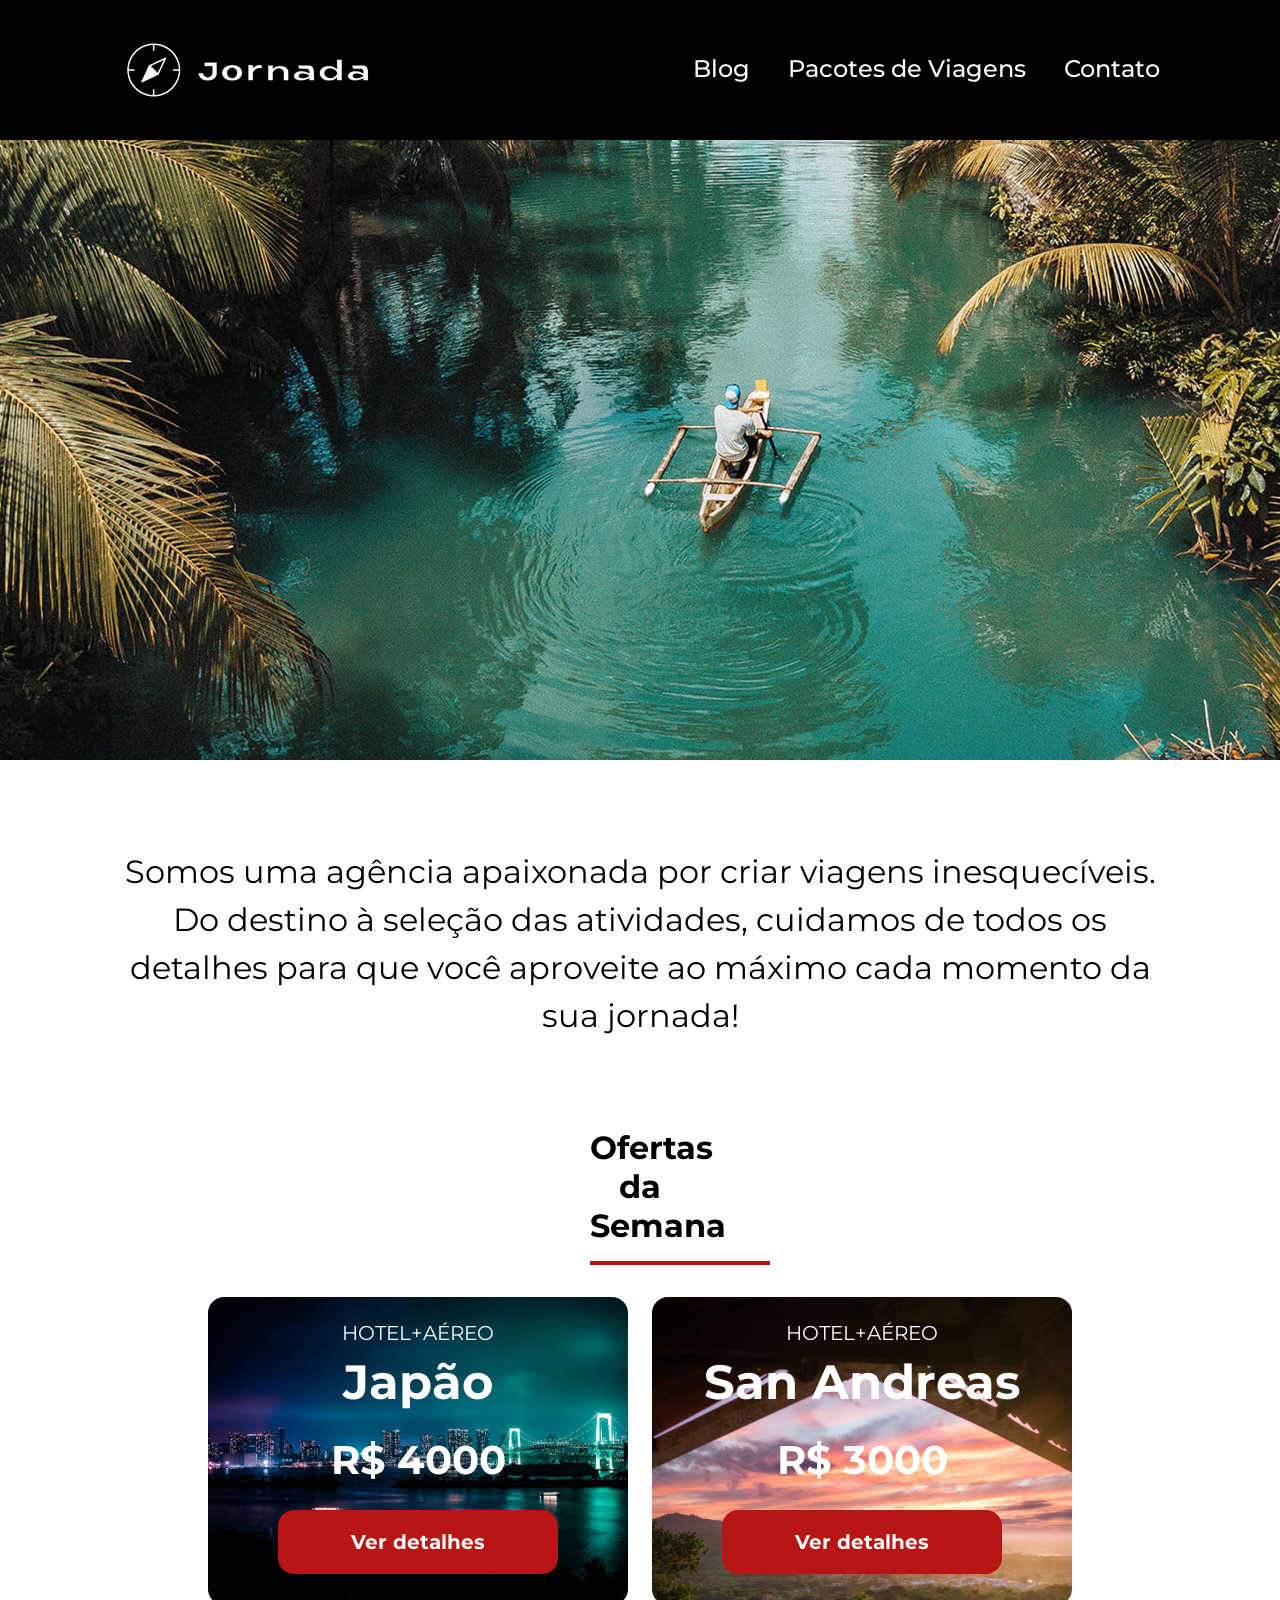
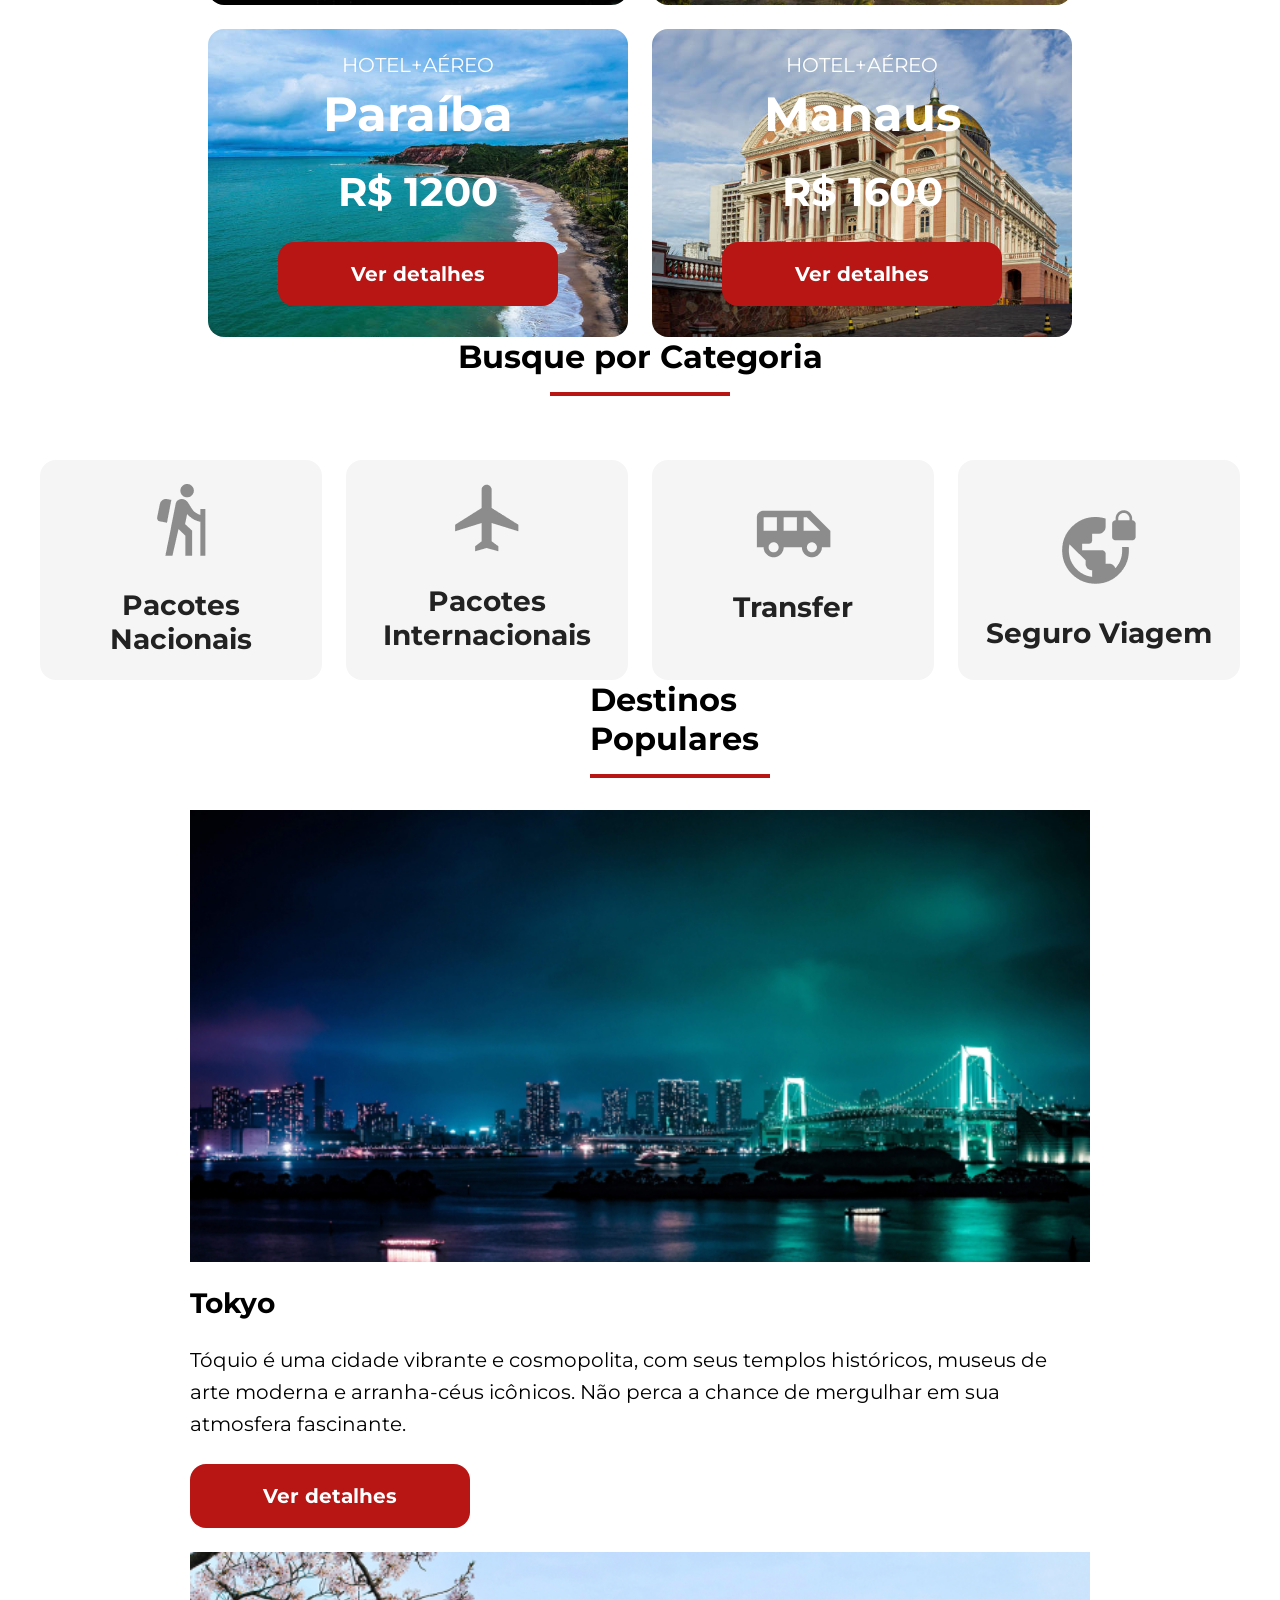
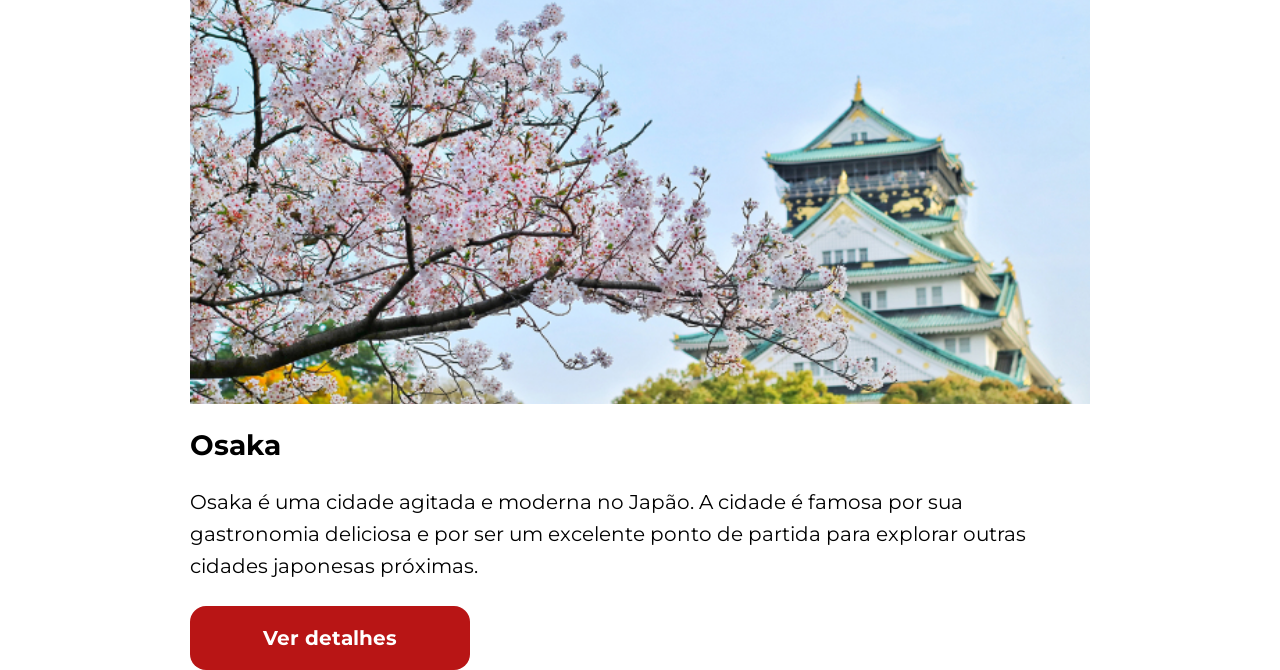
<file: index.html>
<!doctype html>
<html lang="pt-BR">
  <head>
    <meta charset="UTF-8" />
    <meta name="viewport" content="width=device-width, initial-scale=1.0" />
    <link rel="stylesheet" href="CSS/style.css" />
    <title>Jornada Viagens</title>
  </head>
  <body>
    <header class="main-header">
      <a class="logo" href="index.html">
        <title>Voltar para a página inicial</title>
        <img
          class="img-mobile"
          src="img/bussola-branca.png"
          alt="Logo do site Jornada Viagens na cor branca"
        />
        <img
          class="img-desktop"
          src="img/bussola-texto-jornada-branca.png"
          alt="Logo do site Jornada Viagens na cor branca"
        />
      </a>
      <div class="navigation-menu">
        <label for="menu">
          <img src="img/menu.png" alt="Menu" />
        </label>
        <input type="checkbox" name="" id="menu" hidden />
        <nav>
          <ul class="list-link">
            <li>
              <a href="blog.html" target="_blank" title="Acessar Blog">Blog</a>
            </li>
            <li>
              <a
                href="pacotes.html"
                target="_blank"
                title="Acessar Pacotes de Viagens"
                >Pacotes de Viagens</a
              >
            </li>
            <li>
              <a href="contato.html" target="_blank" title="Acessar Contato"
                >Contato</a
              >
            </li>
          </ul>
        </nav>
      </div>
    </header>
    <section class="hero">
      <div class="hero-img"></div>
      <h2>
        Somos uma agência apaixonada por criar viagens inesquecíveis. Do destino
        à seleção das atividades, cuidamos de todos os detalhes para que você
        aproveite ao máximo cada momento da sua jornada!
      </h2>
    </section>
    <section class="offers">
      <div class="section-title">
        <h2>Ofertas da Semana</h2>
        <hr />
      </div>

      <div class="offers-cards">
        <article class="card japao">
          <header>
            <p>HOTEL+AÉREO</p>
            <h3>
              Japão <br />
              <span>R$ 4000</span>
            </h3>
          </header>
          <footer>
            <a href="#" class="button">Ver detalhes</a>
          </footer>
        </article>

        <article class="card san-andreas">
          <header>
            <p>HOTEL+AÉREO</p>
            <h3>
              San Andreas <br />
              <span>R$ 3000</span>
            </h3>
          </header>
          <footer>
            <a href="#" class="button">Ver detalhes</a>
          </footer>
        </article>

        <article class="card paraiba">
          <header>
            <p>HOTEL+AÉREO</p>
            <h3>
              Paraíba <br />
              <span>R$ 1200</span>
            </h3>
          </header>
          <footer>
            <a href="#" class="button">Ver detalhes</a>
          </footer>
        </article>

        <article class="card manaus">
          <header>
            <p>HOTEL+AÉREO</p>
            <h3>
              Manaus <br />
              <span>R$ 1600</span>
            </h3>
          </header>
          <footer>
            <a href="#" class="button">Ver detalhes</a>
          </footer>
        </article>
      </div>
    </section>
    <section class="categories">
      <div class="section-title">
        <h2>Busque por Categoria</h2>
        <hr />
      </div>
      <div class="categories-cards">
        <a
          class="card"
          href="#"
          target="_blank"
          title="Busque pela categoria Pacotes Nacionais"
        >
          <img
            src="img/icone-caminhada.png"
            alt="ícone cinza representando uma pessoa fazendo tracking"
          />
          <h3>
            Pacotes <br />
            Nacionais
          </h3>
        </a>

        <a
          class="card"
          href="#"
          target="_blank"
          title="Busque pela categoria Pacotes Internacionais"
        >
          <img
            src="img/icone-aviao.png"
            alt="ícone cinza representando um avião"
          />
          <h3>
            Pacotes <br />
            Internacionais
          </h3>
        </a>

        <a
          class="card single-line transfer"
          href="#"
          target="_blank"
          title="Busque pela categoria Transfer"
        >
          <img
            src="img/icone-onibus.png"
            alt="ícone cinza representando um ônibus"
          />
          <h3>Transfer</h3>
        </a>

        <a
          class="card single-line"
          href="#"
          target="_blank"
          title="Busque pela categoria Seguro Viagens"
        >
          <img
            src="img/icone-planeta.png"
            alt="ícone cinza representando o globo terrestre com um cadeado"
          />
          <h3>Seguro Viagem</h3>
        </a>
      </div>
    </section>
    <section class="destinations">
      <div class="section-title">
        <h2>Destinos Populares</h2>
        <hr />
      </div>
      <div class="destination-items">
        <article class="item tokyo">
          <header>
            <div class="img-item"></div>
            <h4>Tokyo</h4>
          </header>
          <p>
            Tóquio é uma cidade vibrante e cosmopolita, com seus templos
            históricos, museus de arte moderna e arranha-céus icônicos. Não
            perca a chance de mergulhar em sua atmosfera fascinante.
          </p>
          <footer>
            <a
              href="#"
              class="button"
              target="_blank"
              title="Veja mais detalhes do destino Tóquio"
              >Ver detalhes</a
            >
          </footer>
        </article>

        <article class="item osaka">
          <header>
            <div class="img-item"></div>
            <h4>Osaka</h4>
          </header>
          <p>
            Osaka é uma cidade agitada e moderna no Japão. A cidade é famosa por
            sua gastronomia deliciosa e por ser um excelente ponto de partida
            para explorar outras cidades japonesas próximas.
          </p>
          <footer>
            <a
              href="#"
              class="button"
              target="_blank"
              title="Veja mais detalhes do destino Osaka"
              >Ver detalhes</a
            >
          </footer>
        </article>
      </div>
    </section>
  </body>
</html>
</file>
<file: CSS/style.css>
@import url(global.css);
@import url(header.css);
@import url(hero.css);
@import url(offers.css);
@import url(categories.css);
@import url(destinations.css);
</file>
